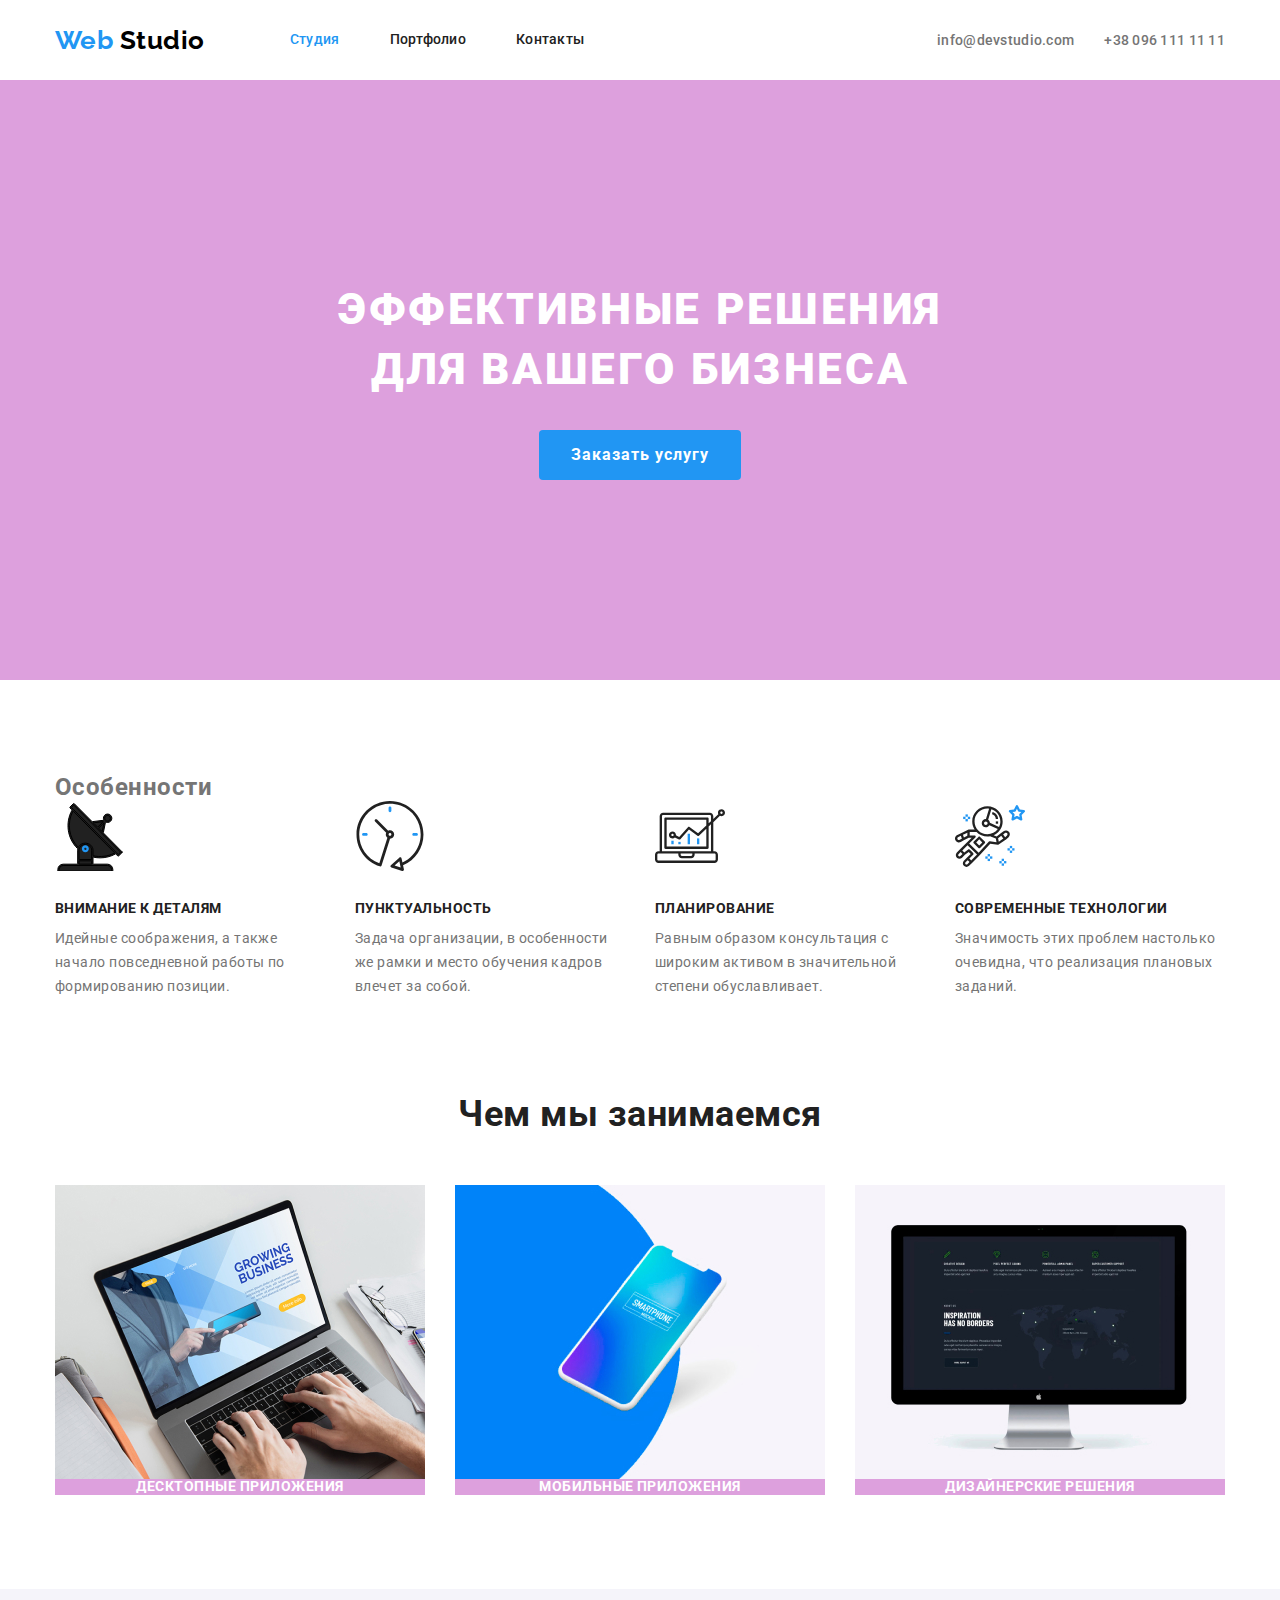
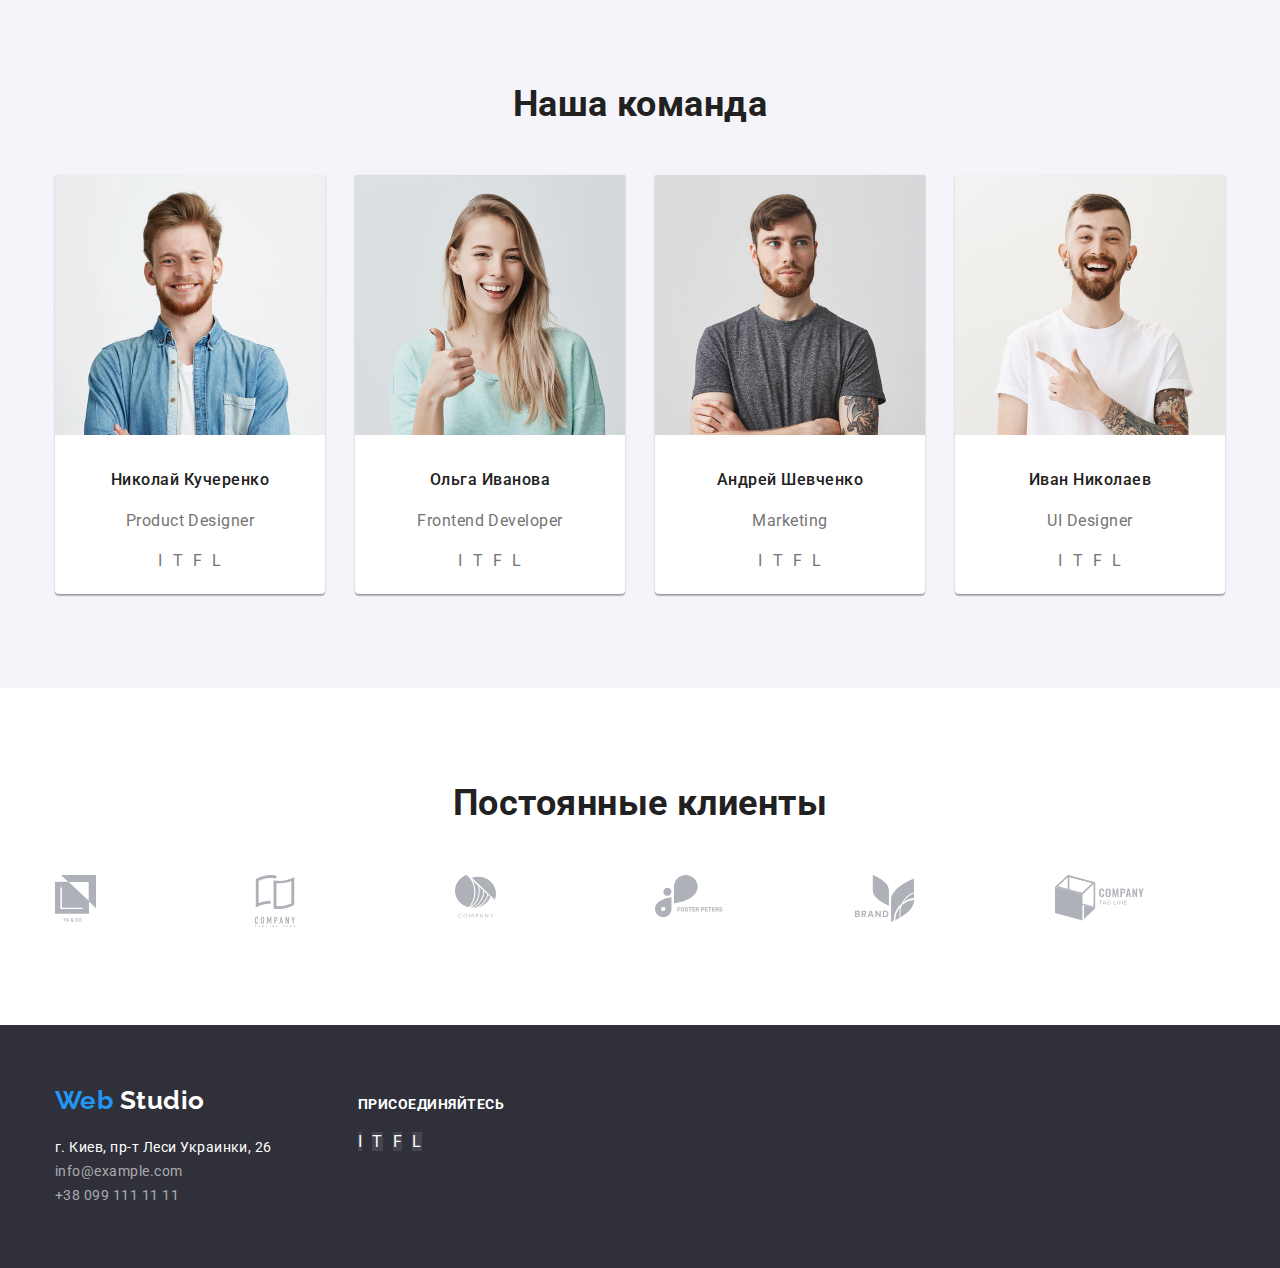
<file: index.html>
<!DOCTYPE html>
<html lang="ru">

<head>
  <meta charset="UTF-8" />
  <meta name="viewport" content="width=device-width, initial-scale=1.0" />
  <title lang="en">Web Studio</title>
  <link href="https://fonts.googleapis.com/css2?family=Raleway:wght@700&family=Roboto:wght@400;500;700;900&display=swap"
    rel="stylesheet" />
  <link rel="stylesheet" href="./css/normalize.css" />
  <link rel="stylesheet" href="./css/styles.css" />
</head>

<body>
  <!--Верхняя линия-->
  <header class="header">
    <div class="container header-container">
      <nav class="navigation">
        <a class="logo link" href="./index.html" lang="en">Web <span class="logotop">Studio</span></a>
        <ul class="navigation-item-list list">
          <li class="item">
            <a class="navigation-item-link link current" href="./index.html">Студия</a>
          </li>
          <li class="item">
            <a class="navigation-item-link link" href="./portfolio.html">Портфолио</a>
          </li>
          <li class="item">
            <a class="navigation-item-link link" href="">Контакты</a>
          </li>
        </ul>
      </nav>

      <ul class="contacts-list list">
        <li class="contacts-list-item">
          <a class="contacts-list-item-link link" href="mailto:info@devstudio.com">info@devstudio.com</a>
        </li>
        <li class="contacts-list-item">
          <a class="contacts-list-item-link link" href="tel:+380961111111">+38 096 111 11 11</a>
        </li>
      </ul>
    </div>
  </header>
  <!--Основная часть-->
  <main class="primary-main">
    <!--Шапка-->
    <section class="hero">
      <div class="container hero-center">
        <h1 class="main-headline">Эффективные решения для вашего бизнеса</h1>
        <button type="button" class="main-btn">Заказать услугу</button>
      </div>
    </section>
    <!--Особенности-->
    <section class="features container">
      <h2>Особенности</h2>
      <ul class="features-list list">
        <li class="features-list-item">
          <img class="photo" src="./images/features/antenna1.svg" alt="Спутниковая антена" />
          <h3 class="title">Внимание к деталям</h3>
          <p class="description">
            Идейные соображения, а также начало повседневной работы по
            формированию позиции.
          </p>
        </li>
        <li class="features-list-item">
          <img class="photo" src="./images/features/clock1.svg" alt="Часы" />
          <h3 class="title">Пунктуальность</h3>
          <p class="description">
            Задача организации, в особенности же рамки и место обучения кадров
            влечет за собой.
          </p>
        </li>
        <li class="features-list-item">
          <img class="photo" src="./images/features/diagram1.svg" alt="Диаграмма" />
          <h3 class="title">Планирование</h3>
          <p class="description">
            Равным образом консультация с широким активом в значительной
            степени обуславливает.
          </p>
        </li>
        <li class="features-list-item">
          <img class="photo" src="./images/features/astronaut1.svg" alt="Астронавт" />
          <h3 class="title">Современные технологии</h3>
          <p class="description">
            Значимость этих проблем настолько очевидна, что реализация
            плановых заданий.
          </p>
        </li>
      </ul>
    </section>
    <!--Чем мы занимаемся-->
    <section class="whatarewedoing container">
      <h2 class="whatarewedoing-title">Чем мы занимаемся</h2>
      <ul class="whatarewedoing-list list">
        <li class="whatarewedoing-list-item">
          <img class="photo" src="./images/whatarewedoing/notebook.jpg" alt="Ноутбук" width="370" height="294" />
          <h3 class="title">Десктопные приложения</h3>
        </li>
        <li class="whatarewedoing-list-item">
          <img class="photo" src="./images/whatarewedoing/mobilephone.jpg" alt="Мобильный телефон" width="370"
            height="294" />
          <h3 class="title">Мобильные приложения</h3>
        </li>
        <li class="whatarewedoing-list-item">
          <img class="photo" src="./images/whatarewedoing/monitor.jpg" alt="Картинка на экране монитора" width="370"
            height="294" />
          <h3 class="title">Дизайнерские решения</h3>
        </li>
      </ul>
    </section>
    <!--Наша команда-->
    <section class="ourteam">
      <div class="container">
        <h2 class="ourteam-title">Наша команда</h2>
        <ul class="ourteam-list list">
          <!-- Николай Кучеренко -->
          <li class="ourteam-list-item">
            <img class="photo" src="./images/ourteam/photoproductdesigner.jpg" alt="Фото учасника команды" width="270"
              height="260" />
            <h3 class="title">Николай Кучеренко</h3>
            <p class="description" lang="en">Product Designer</p>
            <!-- Список соцсетей -->
            <ul class="socialnetworks list">
              <li class="socialnetworks-item">
                <a class="socialnetworks-links link" href="https://www.instagram.com/?hl=ru"
                  aria-label="Instagram">I</a>
              </li>
              <li class="socialnetworks-item">
                <a class="socialnetworks-links link" href="https://twitter.com/explore" aria-label="Twitter">T</a>
              </li>
              <li class="socialnetworks-item">
                <a class="socialnetworks-links link" href="https://www.facebook.com/" aria-label="Facebook">F</a>
              </li>
              <li class="socialnetworks-item">
                <a class="socialnetworks-links link" href="https://www.linkedin.com/" aria-label="LinkedIn">L</a>
              </li>
            </ul>
          </li>
          <!-- Ольга Иванова -->
          <li class="ourteam-list-item">
            <img class="photo" src="./images/ourteam/photofrontenddeveloper.jpg" alt="Фото учасника команды" width="270"
              height="260" />
            <h3 class="title">Ольга Иванова</h3>
            <p class="description" lang="en">Frontend Developer</p>
            <!-- Список соцсетей -->
            <ul class="socialnetworks list">
              <li class="socialnetworks-item">
                <a class="socialnetworks-links link" href="https://www.instagram.com/?hl=ru"
                  aria-label="Instagram">I</a>
              </li>
              <li class="socialnetworks-item">
                <a class="socialnetworks-links link" href="https://twitter.com/explore" aria-label="Twitter">T</a>
              </li>
              <li class="socialnetworks-item">
                <a class="socialnetworks-links link" href="https://www.facebook.com/" aria-label="Facebook">F</a>
              </li>
              <li class="socialnetworks-item">
                <a class="socialnetworks-links link" href="https://www.linkedin.com/" aria-label="LinkedIn">L</a>
              </li>
            </ul>
          </li>
          <!-- Андрей Шевченко -->
          <li class="ourteam-list-item">
            <img class="photo" src="./images/ourteam/photomarketing.jpg" alt="Фото учасника команды" width="270"
              height="260" />
            <h3 class="title">Андрей Шевченко</h3>
            <p class="description" lang="en">Marketing</p>
            <!-- Список соцсетей -->
            <ul class="socialnetworks list">
              <li class="socialnetworks-item">
                <a class="socialnetworks-links link" href="https://www.instagram.com/?hl=ru"
                  aria-label="Instagram">I</a>
              </li>
              <li class="socialnetworks-item">
                <a class="socialnetworks-links link" href="https://twitter.com/explore" aria-label="Twitter">T</a>
              </li>
              <li class="socialnetworks-item">
                <a class="socialnetworks-links link" href="https://www.facebook.com/" aria-label="Facebook">F</a>
              </li>
              <li class="socialnetworks-item">
                <a class="socialnetworks-links link" href="https://www.linkedin.com/" aria-label="LinkedIn">L</a>
              </li>
            </ul>
          </li>
          <!-- Иван Николаев -->
          <li class="ourteam-list-item">
            <img class="photo" src="./images/ourteam/photouidesigner.jpg" alt="Фото учасника команды" width="270"
              height="260" />
            <h3 class="title">Иван Николаев</h3>
            <p class="description" lang="en">UI Designer</p>
            <!-- Список соцсетей -->
            <ul class="socialnetworks list">
              <li class="socialnetworks-item">
                <a class="socialnetworks-links link" href="https://www.instagram.com/?hl=ru"
                  aria-label="Instagram">I</a>
              </li>
              <li class="socialnetworks-item">
                <a class="socialnetworks-links link" href="https://twitter.com/explore" aria-label="Twitter">T</a>
              </li>
              <li class="socialnetworks-item">
                <a class="socialnetworks-links link" href="https://www.facebook.com/" aria-label="Facebook">F</a>
              </li>
              <li class="socialnetworks-item">
                <a class="socialnetworks-links link" href="https://www.linkedin.com/" aria-label="LinkedIn">L</a>
              </li>
            </ul>
          </li>
        </ul>
      </div>
    </section>
    <!--Постоянные клиенты-->
    <section class="partners container">
      <h2 class="partners-title">Постоянные клиенты</h2>
      <ul class="partners-list list">
        <li class="partners-list-item">
          <a class="partners-links link" href=""><img src="./images/partners/ya&co.svg" lang="en" alt="Ya&CO" /></a>
        </li>
        <li class="partners-list-item">
          <a class="partners-links link" href=""><img src="./images/partners/companytaglinehere.svg" lang="en"
              alt="Company Tag Line Here" /></a>
        </li>
        <li class="partners-list-item">
          <a class="partners-links link" href=""><img src="./images/partners/company.svg" lang="en" alt="Company" /></a>
        </li>
        <li class="partners-list-item">
          <a class="partners-links link" href=""><img src="./images/partners/fosterpeters.svg" lang="en"
              alt="Foster Peters" /></a>
        </li>
        <li class="partners-list-item">
          <a class="partners-links link" href=""><img src="./images/partners/brand.svg" lang="en" alt="Brand" /></a>
        </li>
        <li class="partners-list-item">
          <a class="partners-links link" href=""><img src="./images/partners/companytagline.svg" lang="en"
              alt="Company Tag Line" /></a>
        </li>
      </ul>
    </section>
  </main>
  <!--Подвал-->
  <footer class="footer">
    <div class="footer-nav container">
      <div class="logo-adress">
        <a class="logo link" href="./index.html" lang="en">Web <span class="logobottom">Studio</span></a>
        <address class="address">
          <span class="address-item-street">г. Киев, пр-т Леси Украинки, 26</span><br />
          <span class="address-item-contacts">info@example.com</span><br />
          <span class="address-item-contacts">+38 099 111 11 11</span>
        </address>
      </div>
      <!-- Призыв для входа в соцсети -->
      <div class="joininandliks">
        <b class="joinin">Присоединяйтесь</b>
        <!-- Ссылки на соц сети-->
        <ul class="joinin-list list">
          <li class="joinin-list-item">
            <a class="joinin-links link" href="https://www.instagram.com/?hl=ru" aria-label="Instagram">I</a>
          </li>
          <li class="joinin-list-item">
            <a class="joinin-links link" href="https://twitter.com/explore" aria-label="Twitter">T</a>
          </li>
          <li class="joinin-list-item">
            <a class="joinin-links link" href="https://www.facebook.com/" aria-label="Facebook">F</a>
          </li>
          <li class="joinin-list-item">
            <a class="joinin-links link" href="https://www.linkedin.com/" aria-label="LinkedIn">L</a>
          </li>
        </ul>
      </div>
    </div>
  </footer>
</body>

</html>
</file>
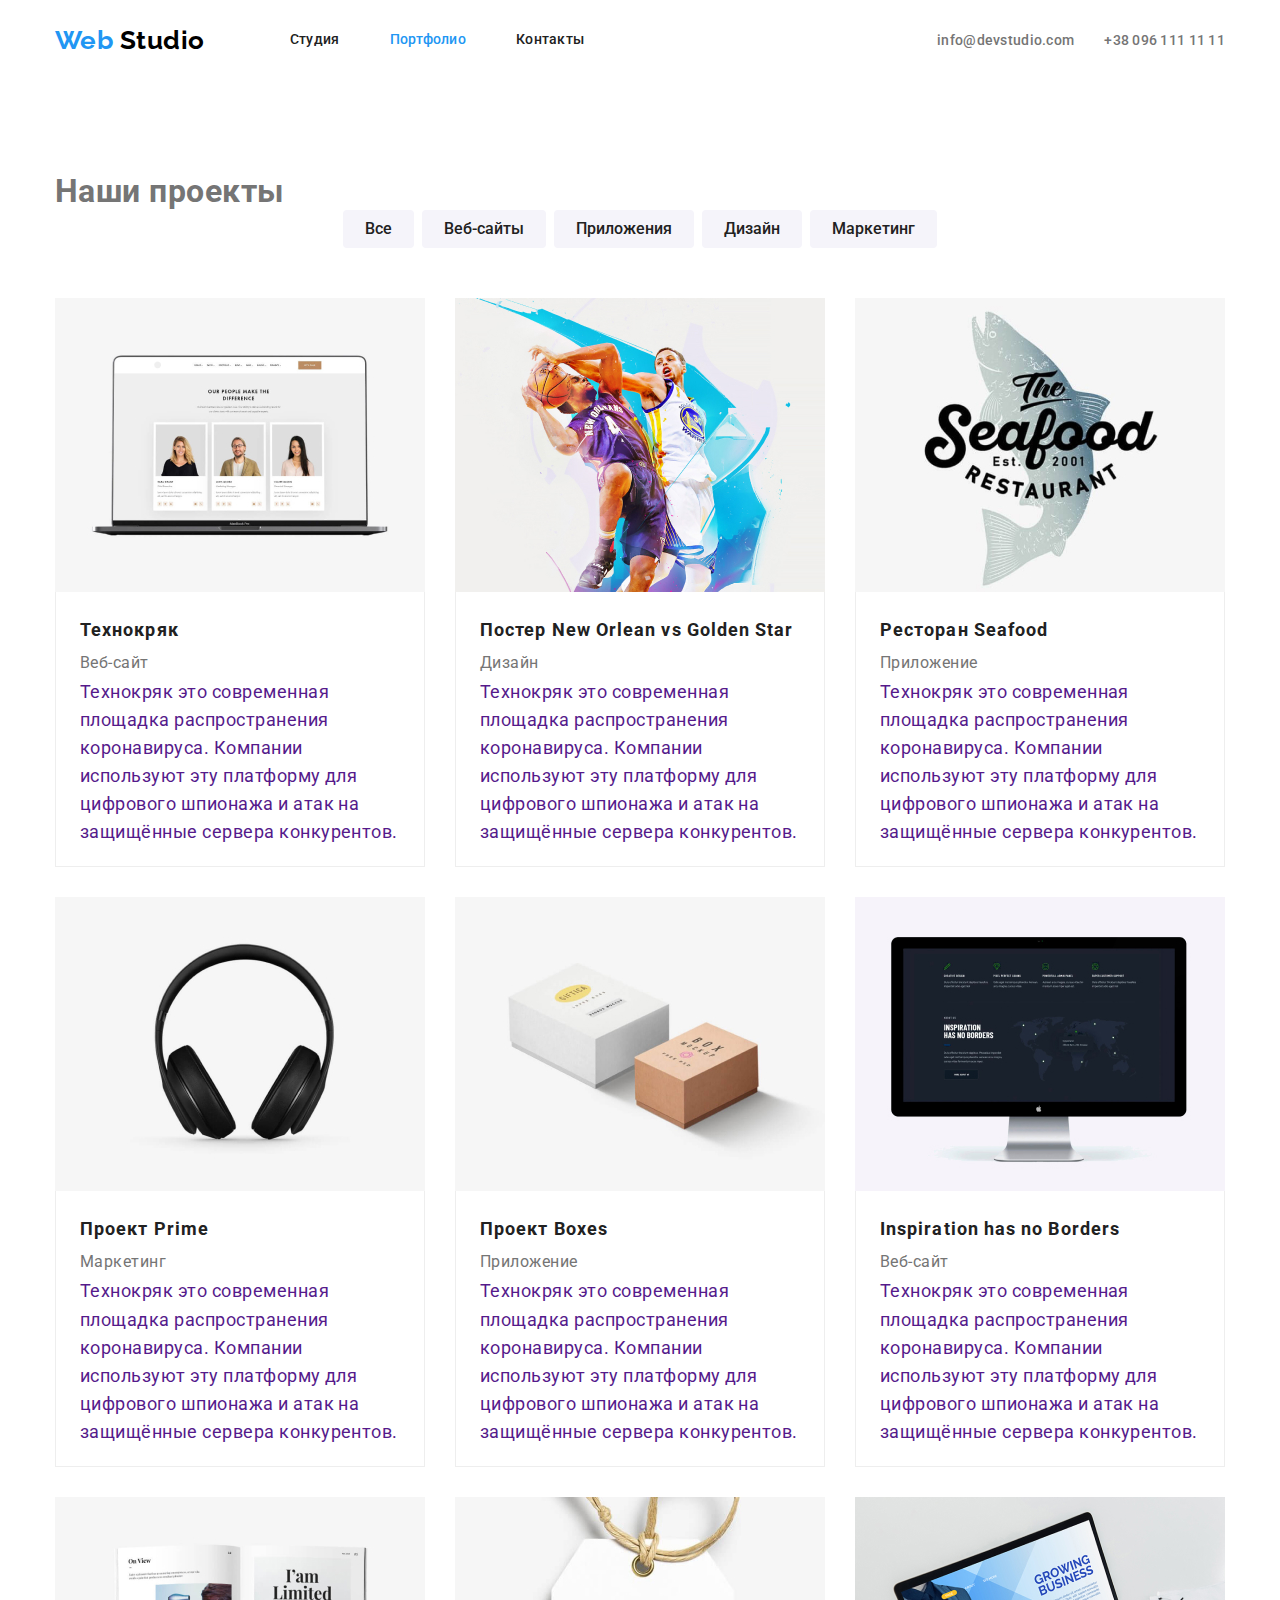
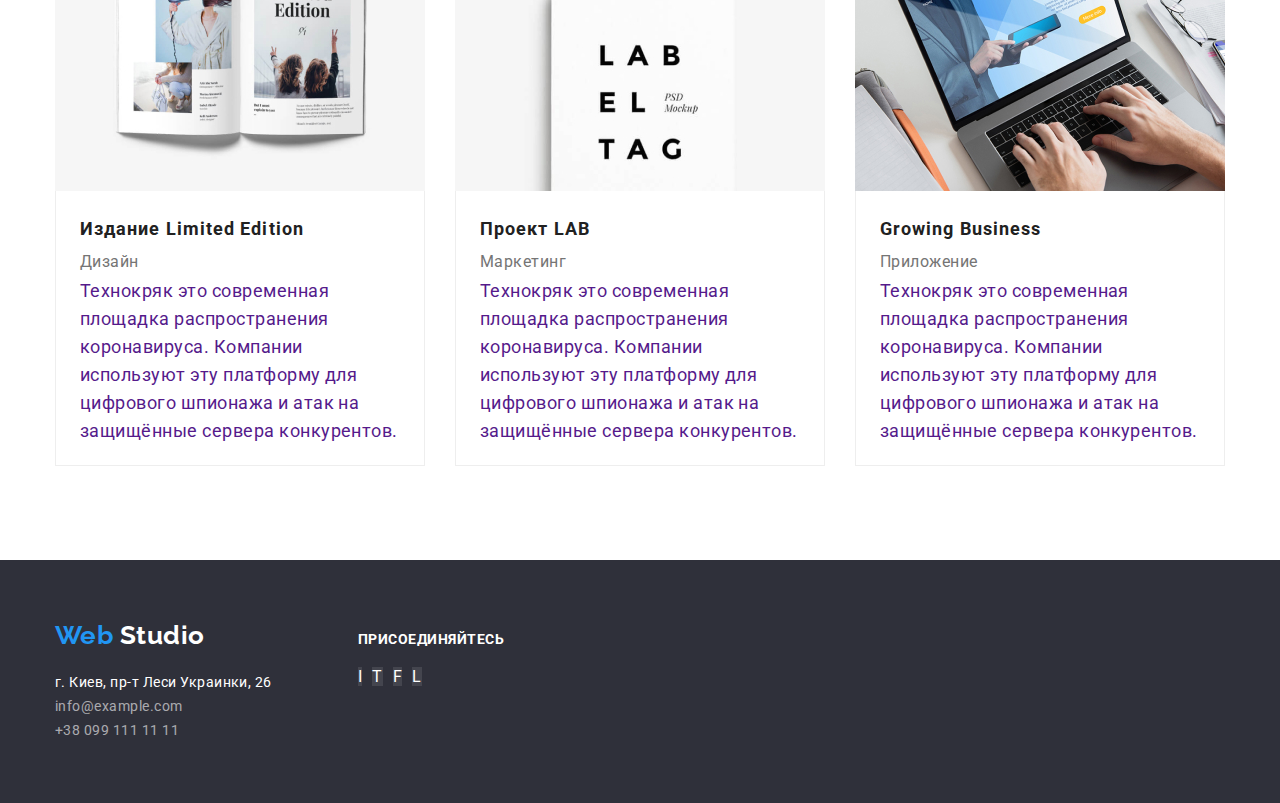
<file: portfolio.html>
<!DOCTYPE html>
<html lang="ru">

<head>
  <meta charset="UTF-8" />
  <meta name="viewport" content="width=device-width, initial-scale=1.0" />
  <title lang="en">Web Studio</title>
  <link href="https://fonts.googleapis.com/css2?family=Raleway:wght@700&family=Roboto:wght@400;500;700;900&display=swap"
    rel="stylesheet" />
  <link rel="stylesheet" href="./css/normalize.css" />
  <link rel="stylesheet" href="./css/styles.css" />
</head>

<body>
  <!--Верхняя линия-->
  <header class="header">
    <div class="container header-container">
      <nav class="navigation">
        <a class="logo link" href="./index.html" lang="en">Web <span class="logotop">Studio</span></a>
        <ul class="navigation-item-list list">
          <li class="item">
            <a class="navigation-item-link link" href="./index.html">Студия</a>
          </li>
          <li class="item">
            <a class="navigation-item-link link current" href="./portfolio.html">Портфолио</a>
          </li>
          <li class="item">
            <a class="navigation-item-link link" href="">Контакты</a>
          </li>
        </ul>
      </nav>

      <ul class="contacts-list list">
        <li class="contacts-list-item">
          <a class="contacts-list-item-link link" href="mailto:info@devstudio.com">info@devstudio.com</a>
        </li>
        <li class="contacts-list-item">
          <a class="contacts-list-item-link link" href="tel:+380961111111">+38 096 111 11 11</a>
        </li>
      </ul>
    </div>
  </header>
  <!--Основная часть-->
  <main class="portfolio-main">
    <!-- Секция Наши проекты -->
    <section class="ourprojects container">
      <h1>Наши проекты</h1>
      <!-- Фильтры -->
      <ul class="ourprojects-filters-list list">
        <li class="item">
          <button class="filters-btn" type="button">Все</button>
        </li>
        <li class="item">
          <button class="filters-btn" type="button">Веб-сайты</button>
        </li>
        <li class="item">
          <button class="filters-btn" type="button">Приложения</button>
        </li>
        <li class="item">
          <button class="filters-btn" type="button">Дизайн</button>
        </li>
        <li class="item">
          <button class="filters-btn" type="button">Маркетинг</button>
        </li>
      </ul>
      <!-- Примеры работ -->
      <ul class="examples-list list">
        <!-- Карточка 1 -->
        <li class="example-list-item">
          <a class="example-links link" href=""><img class="photo" src="./images/portfolioexamples/tehnocrack.jpg"
              alt="Ноутбук" width="370" height="294" />
            <div class="border-options">
              <h2 class="title">Технокряк</h2>
              <p class="description">Веб-сайт</p>
              <p class="about">
                Технокряк это современная площадка распространения коронавируса.
                Компании используют эту платформу для цифрового шпионажа и атак
                на защищённые сервера конкурентов.
              </p>
            </div>
          </a>
        </li>
        <!-- Карточка 2 -->
        <li class="example-list-item">
          <a class="example-links link" href=""><img class="photo" src="./images/portfolioexamples/postergoldenstar.jpg"
              alt="Два баскетболиста с мячом" width="370" height="294" />
            <div class="border-options">
              <h2 class="title">
                Постер <span lang="en">New Orlean vs Golden Star</span>
              </h2>
              <p class="description">Дизайн</p>
              <p class="about">
                Технокряк это современная площадка распространения коронавируса.
                Компании используют эту платформу для цифрового шпионажа и атак
                на защищённые сервера конкурентов.
              </p>
            </div>
          </a>
        </li>
        <!-- Карточка 3 -->
        <li class="example-list-item">
          <a class="example-links link" href=""><img class="photo" src="./images/portfolioexamples/restoranseafood.jpg"
              alt="Эмблема ресторана с рибой" width="370" height="294" />
            <div class="border-options">
              <h2 class="title">Ресторан <span lang="en">Seafood</span></h2>
              <p class="description">Приложение</p>
              <p class="about">
                Технокряк это современная площадка распространения коронавируса.
                Компании используют эту платформу для цифрового шпионажа и атак
                на защищённые сервера конкурентов.
              </p>
            </div>
          </a>
        </li>
        <!-- Карточка 4 -->
        <li class="example-list-item">
          <a class="example-links link" href=""><img class="photo" src="./images/portfolioexamples/projectprime.jpg"
              alt="Наушники" width="370" height="294" />
            <div class="border-options">
              <h2 class="title">Проект <span lang="en">Prime</span></h2>
              <p class="description">Маркетинг</p>
              <p class="about">
                Технокряк это современная площадка распространения коронавируса.
                Компании используют эту платформу для цифрового шпионажа и атак
                на защищённые сервера конкурентов.
              </p>
            </div>
          </a>
        </li>
        <!-- Карточка 5 -->
        <li class="example-list-item">
          <a class="example-links link" href=""><img class="photo" src="./images/portfolioexamples/projectboxes.jpg"
              alt="Коробки" width="370" height="294" />
            <div class="border-options">
              <h2 class="title">Проект <span lang="en">Boxes</span></h2>
              <p class="description">Приложение</p>
              <p class="about">
                Технокряк это современная площадка распространения коронавируса.
                Компании используют эту платформу для цифрового шпионажа и атак
                на защищённые сервера конкурентов.
              </p>
            </div>
          </a>
        </li>
        <!-- Карточка 6 -->
        <li class="example-list-item">
          <a class="example-links link" href=""><img class="photo"
              src="./images/portfolioexamples/inspirationhasnoborders.jpg" alt="Монитор" width="370" height="294" />
            <div class="border-options">
              <h2 class="title" lang="en">Inspiration has no Borders</h2>
              <p class="description">Веб-сайт</p>
              <p class="about">
                Технокряк это современная площадка распространения коронавируса.
                Компании используют эту платформу для цифрового шпионажа и атак
                на защищённые сервера конкурентов.
              </p>
            </div>
          </a>
        </li>
        <!-- Карточка 7 -->
        <li class="example-list-item">
          <a class="example-links link" href=""><img class="photo" src="./images/portfolioexamples/limitededition.jpg"
              alt="Книга" width="370" height="294" />
            <div class="border-options">
              <h2 class="title">
                Издание <span lang="en">Limited Edition</span>
              </h2>
              <p class="description">Дизайн</p>
              <p class="about">
                Технокряк это современная площадка распространения коронавируса.
                Компании используют эту платформу для цифрового шпионажа и атак
                на защищённые сервера конкурентов.
              </p>
            </div>
          </a>
        </li>
        <!-- Карточка 8 -->
        <li class="example-list-item">
          <a class="example-links link" href=""><img class="photo" src="./images/portfolioexamples/projectlab.jpg"
              alt="Этикетка" width="370" height="294" />
            <div class="border-options">
              <h2 class="title">Проект <span lang="en">LAB</span></h2>
              <p class="description">Маркетинг</p>
              <p class="about">
                Технокряк это современная площадка распространения коронавируса.
                Компании используют эту платформу для цифрового шпионажа и атак
                на защищённые сервера конкурентов.
              </p>
            </div>
          </a>
        </li>
        <!-- Карточка 9 -->
        <li class="example-list-item">
          <a class="example-links link" href=""><img class="photo" src="./images/portfolioexamples/growingbusiness.jpg"
              alt="Набор текста на ноутбуке" width="370" height="294" />
            <div class="border-options">
              <h2 class="title" lang="en">Growing Business</h2>
              <p class="description">Приложение</p>
              <p class="about">
                Технокряк это современная площадка распространения коронавируса.
                Компании используют эту платформу для цифрового шпионажа и атак
                на защищённые сервера конкурентов.
              </p>
            </div>
          </a>
        </li>
      </ul>
    </section>
  </main>
  <!--Подвал-->
  <footer class="footer">
    <div class="footer-nav container">
      <div class="logo-adress">
        <a class="logo link" href="./index.html" lang="en">Web <span class="logobottom">Studio</span></a>
        <address class="address">
          <span class="address-item-street">г. Киев, пр-т Леси Украинки, 26</span><br />
          <span class="address-item-contacts">info@example.com</span><br />
          <span class="address-item-contacts">+38 099 111 11 11</span>
        </address>
      </div>
      <!-- Призыв для входа в соцсети -->
      <div class="joininandliks">
        <b class="joinin">Присоединяйтесь</b>
        <!-- Ссылки на соц сети-->
        <ul class="joinin-list list">
          <li class="joinin-list-item">
            <a class="joinin-links link" href="https://www.instagram.com/?hl=ru" aria-label="Instagram">I</a>
          </li>
          <li class="joinin-list-item">
            <a class="joinin-links link" href="https://twitter.com/explore" aria-label="Twitter">T</a>
          </li>
          <li class="joinin-list-item">
            <a class="joinin-links link" href="https://www.facebook.com/" aria-label="Facebook">F</a>
          </li>
          <li class="joinin-list-item">
            <a class="joinin-links link" href="https://www.linkedin.com/" aria-label="LinkedIn">L</a>
          </li>
        </ul>
      </div>
    </div>
  </footer>
</body>

</html>
</file>
<file: css/styles.css>
/* Fonts
Primary - Roboto 400 500 700 900
Logo - Raleway 700 
*/

/* Color palette
Primary Background Color: #FFFFFF
Primary Font Color - #757575
Primary Logo Color - #2196f3
Logo Top Color - #000000
Logo Bottom Color - #ffffff 
Pages Name - #212121
Primary Headline - #212121
H1 H3 Headline - #ffffff
Main Button Hover - #188CE8
Footer Head Elements - #ffffff
Footer Elements - rgba(255, 255, 255, 0.6)
Joinin Links Background - rgba(255, 255, 255, 0.1)
Active State - #2196F3

Портфолио 

Filters Button Background - #F5F4FA
Filters - #212121
*/
:root {
  --primary-text-font: "Roboto", sans-serif;
  --logo-text-font: "Raleway", sans-serif;
  --primary-background-color: #ffffff;
  --primary-font-color: #757575;
  --primary-logo-color: #2196f3;
  --logo-top-color: #000000;
  --logo-bottom-color: #ffffff;
  --main-bottom-color: #ffffff;
  --pages-name: #212121;
  --primary-headline: #212121;
  --h1-h3-headline: #ffffff;
  --main-button-hover: #188ce8;
  --footerheadelements: #ffffff;
  --footerelements: rgba(255, 255, 255, 0.6);
  --joinin-links-background: rgba(255, 255, 255, 0.1);
  --activestate: #2196f3;
  /* Портфолио */
  --filtersbuttonbackground: #f5f4fa;
  --filters: #212121;
}

html {
  box-sizing: border-box;
}

*,
*::before,
*::after {
  box-sizing: inherit;
}

body {
  background-color: var(--primary-background-color);
  color: var(--primary-font-color);
  font-family: var(--primary-text-font);
  letter-spacing: 0.03em;
}

.container {
  width: 1200px;
  padding-right: 15px;
  padding-left: 15px;
  margin: auto;
  /* На время верстки */
  /* outline: 2px solid tomato; */
}

/* Общие сбросы */
h1,
h2,
h3,
p {
  margin: 0;
}

.list {
  list-style: none;
  padding: 0;
  margin: 0;
}

.link {
  text-decoration: none;
}

.photo {
  display: block;
}

/* Верхняя линия */
/* Навигация и контакты */
.header-container {
  display: flex;
  align-items: center;
  justify-content: space-between;
}

.navigation {
  display: flex;
  align-items: center;
}

.navigation-item-list {
  display: flex;
}

.contacts-list {
  display: flex;
}

.navigation-item-link,
.contacts-list-item-link {
  font-weight: 500;
  font-size: 14px;
  line-height: 1.14;
  letter-spacing: 0.02em;
  color: var(--pages-name);
}

.navigation-item-link {
  display: block;
  padding-top: 32px;
  padding-bottom: 32px;
}

.navigation-item-list .item:not(:last-child) {
  margin-right: 50px;
}

.contacts-list-item:not(:last-child) {
  margin-right: 30px;
}

.contacts-list-item-link {
  color: var(--primary-font-color);
}

.current {
  color: var(--activestate);
}

.navigation-item-link:hover,
.navigation-item-link:focus,
.contacts-list-item-link:hover,
.contacts-list-item-link:focus {
  color: var(--activestate);
}

/* Logo */
.logo {
  color: var(--primary-logo-color);
  font-family: var(--logo-text-font);
  font-weight: 700;
  font-size: 26px;
  line-height: 1.19;
}

.navigation .logo {
  margin-right: 85px;
}

.logotop {
  color: var(--logo-top-color);
}

/* Шапка */
.hero {
  /* Временный фон */
  background-color: plum;
  /* Временный фон */
}

.hero-center {
  padding-top: 200px;
  padding-bottom: 200px;
}

.main-headline {
  width: 696px;
  margin-bottom: 30px;
  margin-right: auto;
  margin-left: auto;
  font-weight: 900;
  font-size: 44px;
  line-height: 1.36;
  text-align: center;
  letter-spacing: 0.06em;
  text-transform: uppercase;
  color: var(--h1-h3-headline);
}

.main-btn {
  display: block;
  padding-top: 10px;
  padding-right: 32px;
  padding-bottom: 10px;
  padding-left: 32px;
  margin-right: auto;
  margin-left: auto;
  border-width: 0px;
  border-radius: 4px;
  font-weight: 700;
  font-size: 16px;
  line-height: 1.88;
  text-align: center;
  letter-spacing: 0.06em;
  background-color: var(--activestate);
  color: var(--main-bottom-color);
  cursor: pointer;
}
.main-btn:hover,
.main-btn:focus {
  background-color: var(--main-button-hover);
}

/* Особености */
.features {
  padding-top: 94px;
  padding-bottom: 94px;
}

.features-list {
  display: flex;
}
.features-list-item {
  width: 270px;
}

.features-list-item:not(:last-child) {
  margin-right: 30px;
}

.features-list-item .photo {
  margin-bottom: 30px;
}

.features-list-item .title {
  margin-bottom: 10px;
  font-weight: 700;
  font-size: 14px;
  line-height: 1.14;
  text-transform: uppercase;
  color: var(--primary-headline);
}

.features-list-item .description {
  font-size: 14px;
  line-height: 1.71;
}

/* Чем Мы Занимаемся */
.whatarewedoing {
  padding-bottom: 94px;
}

.whatarewedoing-title {
  margin-bottom: 50px;
  font-weight: 700;
  font-size: 36px;
  line-height: 1.17;
  text-align: center;
  color: var(--primary-headline);
}

.whatarewedoing-list {
  display: flex;
}

.whatarewedoing-list-item:not(:last-child) {
  margin-right: 30px;
}

.whatarewedoing-list-item .title {
  /* Временный фон */
  background-color: plum;
  /* Временный фон */
  font-weight: 700;
  font-size: 14px;
  line-height: 1.14;
  text-align: center;
  text-transform: uppercase;
  color: var(--h1-h3-headline);
}

/* Наша Команда */

.ourteam {
  background-color: #f5f4fa;
  padding-top: 94px;
  padding-bottom: 94px;
}

.ourteam-list {
  display: flex;
}

.ourteam-title {
  margin-bottom: 50px;
  font-weight: 700;
  font-size: 36px;
  line-height: 1.17;
  text-align: center;
  color: var(--primary-headline);
}

.ourteam-list-item {
  background-color: var(--primary-background-color);
  border-bottom-right-radius: 4px;
  border-bottom-left-radius: 4px;
  box-shadow: 0px 2px 1px rgba(0, 0, 0, 0.2), 0px 1px 1px rgba(0, 0, 0, 0.14),
    0px 1px 3px rgba(0, 0, 0, 0.12);
  padding-bottom: 24px;
}

.ourteam-list-item:not(:last-child) {
  margin-right: 30px;
}

.ourteam-list-item .photo {
  margin-bottom: 30px;
}

.ourteam-list-item .title {
  margin-bottom: 10px;
  font-weight: 500;
  font-size: 16px;
  line-height: 1.9;
  text-align: center;
  color: var(--primary-headline);
}

.ourteam-list-item .description {
  margin-bottom: 16px;
  font-size: 16px;
  line-height: 1.9;
  text-align: center;
}

.socialnetworks {
  display: flex;
  justify-content: center;
}

.socialnetworks-item:not(:last-child) {
  margin-right: 10px;
}

.socialnetworks-links {
  color: inherit;
}

.socialnetworks-links:hover,
.socialnetworks-links:focus {
  background-color: var(--activestate);
  color: var(--primary-background-color);
}

/* Постоянные клиенты */

.partners {
  padding-top: 94px;
  padding-bottom: 94px;
}

.partners-title {
  margin-bottom: 50px;
  font-weight: 700;
  font-size: 36px;
  line-height: 1.17;
  text-align: center;
  color: var(--primary-headline);
}

.partners-list {
  display: flex;
}

.partners-list-item {
  width: 170px;
}

.partners-list-item:not(:last-child) {
  margin-right: 30px;
}

/* Подвал */
.footer {
  /* Временный фон */
  background-color: #2f303a;
  /* Временный фон */
  padding-top: 60px;
  padding-bottom: 60px;
}

.footer-nav {
  display: flex;
  align-items: baseline;
}

.logo-adress {
  margin-right: 86px;
}

.logo-adress .logo {
  display: block;
  margin-bottom: 20px;
}

.logobottom {
  color: var(--logo-bottom-color);
}

.address-item-street,
.address-item-contacts {
  font-style: normal;
  font-size: 14px;
  line-height: 1.71;
  color: var(--footerheadelements);
}

.address-item-contacts {
  color: var(--footerelements);
}

.joinin {
  display: block;
  margin-bottom: 20px;
  font-weight: 700;
  font-size: 14px;
  line-height: 1.14;
  text-transform: uppercase;
  color: var(--footerheadelements);
}

.joinin-list {
  display: flex;
}

.joinin-list-item:not(:last-child) {
  margin-right: 10px;
}

.joinin-links {
  background: var(--joinin-links-background);
  color: var(--primary-background-color);
}

.joinin-links:hover,
.joinin-links:focus {
  background-color: var(--activestate);
}

/* Портфолио */
/* Наши проекты */

.ourprojects {
  padding-top: 93px;
  padding-bottom: 94px;
}

/* Фильтры */
.ourprojects-filters-list {
  display: flex;
  justify-content: center;
  margin-bottom: 50px;
}

.ourprojects-filters-list .item:not(:last-child) {
  margin-right: 8px;
}

.filters-btn {
  display: block;
  padding-top: 6px;
  padding-right: 22px;
  padding-bottom: 6px;
  padding-left: 22px;
  border-width: 0px;
  border-radius: 4px;
  font-weight: 500;
  font-size: 16px;
  line-height: 1.63;
  text-align: center;
  background-color: var(--filtersbuttonbackground);
  color: var(--filters);
  cursor: pointer;
}

.filters-btn:hover,
.filters-btn:focus {
  color: var(--primary-background-color);
  background-color: var(--activestate);
}

/* Примеры работ */

.example-links .photo {
  display: block;
}

.example-links {
  display: block;
}

.border-options {
  padding-top: 20px;
  padding-right: 24px;
  padding-bottom: 20px;
  padding-left: 24px;
  border-right: 1px solid #eeeeee;
  border-bottom: 1px solid #eeeeee;
  border-left: 1px solid #eeeeee;
}

.examples-list {
  display: flex;
  flex-wrap: wrap;
}

.example-list-item {
  width: calc((100% - 60px) / 3);
  margin-right: 30px;
}

.example-list-item:nth-child(3n) {
  margin-right: 0px;
}

.example-list-item:nth-child(-n + 6) {
  margin-bottom: 30px;
}

.example-list-item .title {
  font-weight: 700;
  font-size: 18px;
  line-height: 2;
  letter-spacing: 0.06em;
  color: var(--primary-headline);
}

.example-list-item .description {
  font-size: 16px;
  line-height: 1.88;
  color: var(--primary-font-color);
}

.example-list-item .about {
  font-size: 18px;
  line-height: 1.56;
}

.example-links:hover,
.example-links:focus {
  background-color: rgba(33, 150, 243, 0.9);
  color: var(--primary-background-color);
  box-shadow: 1px 4px 6px rgba(0, 0, 0, 0.16), 0px 4px 4px rgba(0, 0, 0, 0.06),
    0px 1px 1px rgba(0, 0, 0, 0.12);
}
</file>
